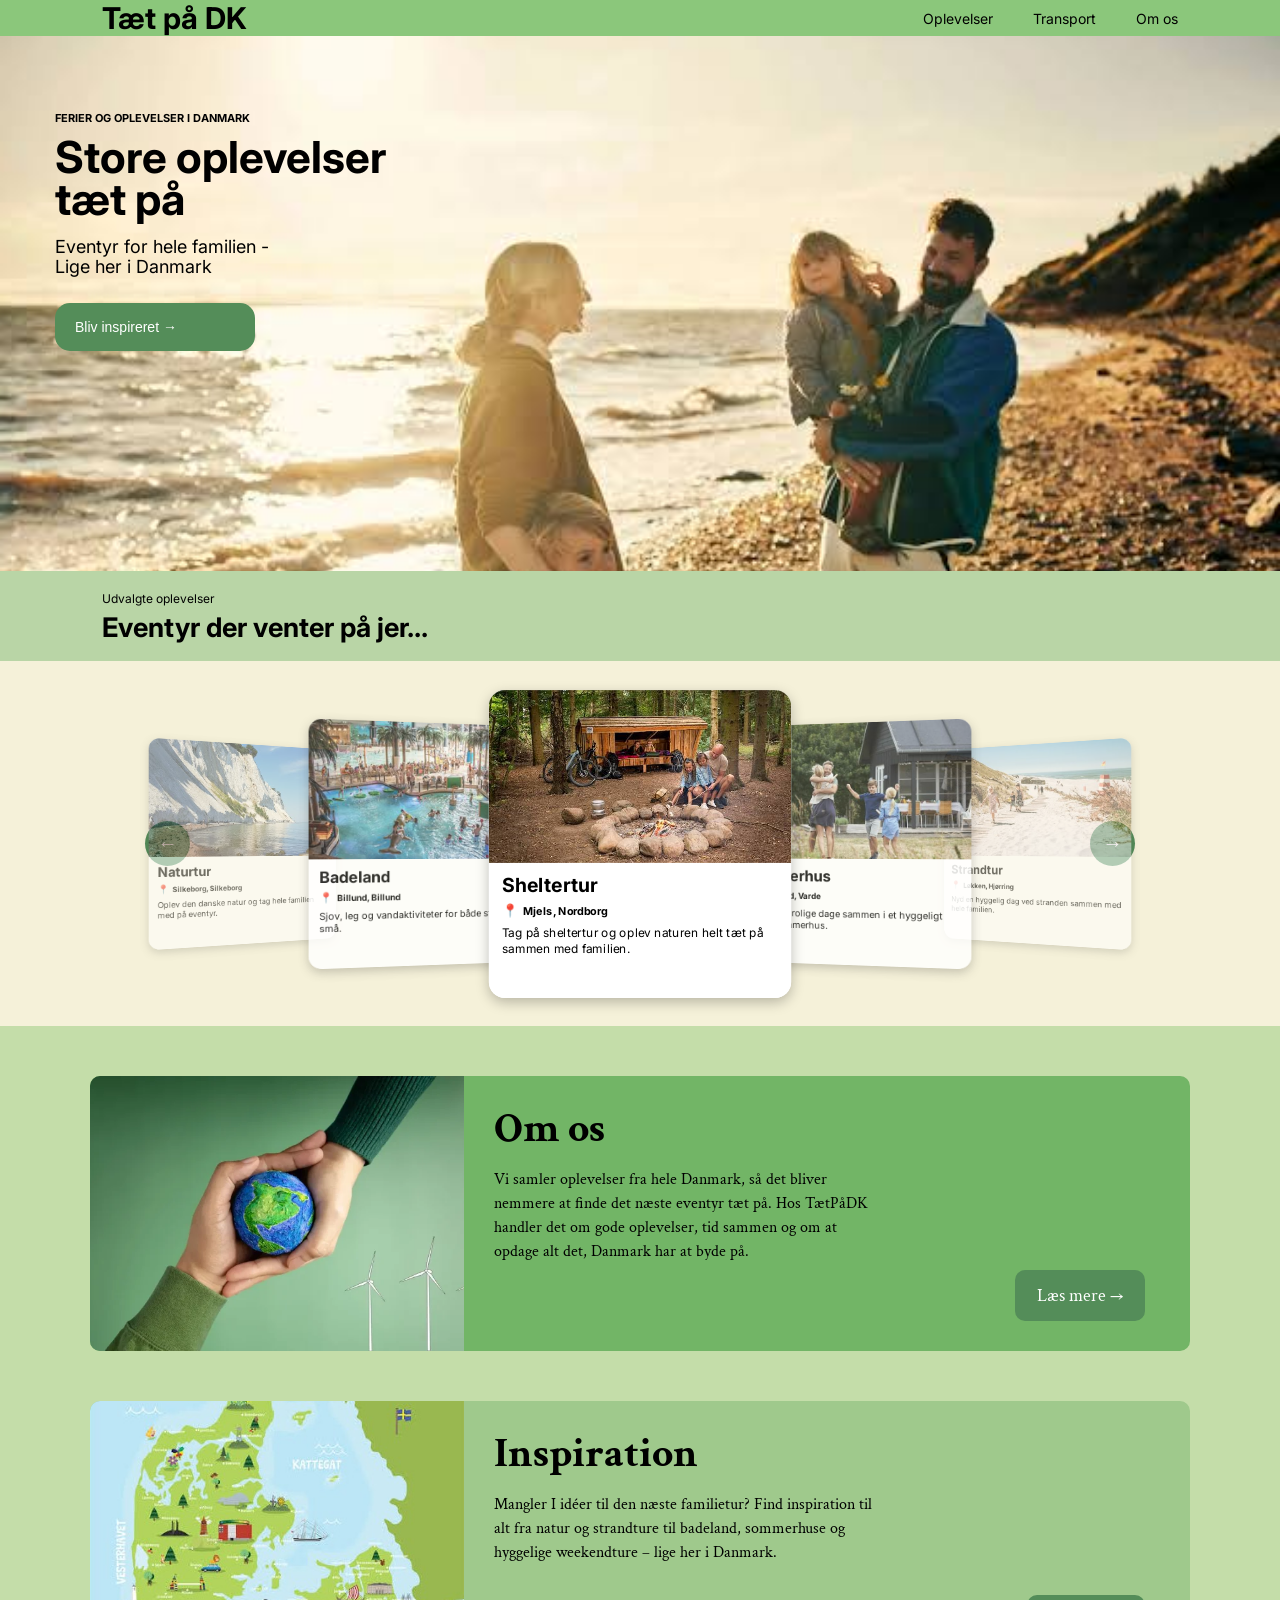
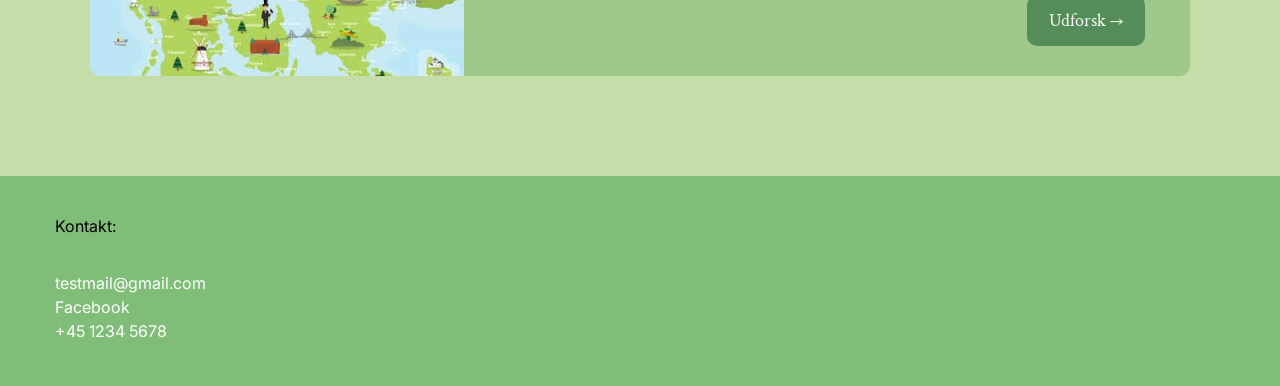
<file: index.html>
<!DOCTYPE html>
<html lang="da">
<head>
    <meta charset="UTF-8">
    <meta name="viewport" content="width=device-width, initial-scale=1.0">
    <title>Tæt på DK</title>
    <link rel="stylesheet" href="./css/landingPage.css">
</head>
<body>
    <header class="navigation">
        <h1>Tæt på DK</h1>
        <nav>
            <a href="Distination.HTML">Oplevelser</a>
            <a href="#">Transport</a>
            <a href="about.html">Om os</a>
        </nav>
    </header>
    <main>
        <section class="mainImg">
            <img src="images/heroIMG.jpg" alt="Ferie i Danmark">
            <div class="mainText">
                <p>FERIER OG OPLEVELSER I DANMARK</p>
                <h2>Store oplevelser<br>tæt på</h2>
                <h3>Eventyr for hele familien -<br>Lige her i Danmark</h3>
                <button>Bliv inspireret →</button>
            </div>
        </section>
        <section class="experiences">
            <div class="experiencesHeader">
                <p>Udvalgte oplevelser</p>
                <h2>Eventyr der venter på jer...</h2>
            </div>
            <div class="carousel">
                <button class="carouselButton" id="previous">←</button>
                <div class="cards">
                    <div class="card">
                        <img src="images/naturtur.jpg" alt="Naturtur">
                        <div class="cardText">
                            <h3>Naturtur</h3>
                            <div class="cardLocation">
                                <span>📍</span>
                                <p>Silkeborg, Silkeborg</p>
                            </div>
                            <p class="cardDescription" data-text="naturtur"></p>
                        </div>
                    </div>
                    <div class="card">
                        <img src="images/badeland.jpg" alt="Badeland">
                        <div class="cardText">
                            <h3>Badeland</h3>
                            <div class="cardLocation">
                                <span>📍</span>
                                <p>Billund, Billund</p>
                            </div>
                            <p class="cardDescription" data-text="badeland"></p>
                        </div>
                    </div>
                    <div class="card">
                        <img src="images/sheltertur.jpg" alt="Sheltertur">
                        <div class="cardText">
                            <h3>Sheltertur</h3>
                            <div class="cardLocation">
                                <span>📍</span>
                                <p>Mjels, Nordborg</p>
                            </div>
                            <p class="cardDescription" data-text="sheltertur"></p>
                        </div>
                    </div>
                    <div class="card">
                        <img src="images/sommerhus.jpg" alt="Sommerhus">
                        <div class="cardText">
                            <h3>Sommerhus</h3>
                            <div class="cardLocation">
                                <span>📍</span>
                                <p>Blåvand, Varde</p>
                            </div>
                            <p class="cardDescription" data-text="sommerhus"></p>
                        </div>
                    </div>
                    <div class="card">
                        <img src="images/strandtur.jpg" alt="Strandtur">
                        <div class="cardText">
                            <h3>Strandtur</h3>
                            <div class="cardLocation">
                                <span>📍</span>
                                <p>Løkken, Hjørring</p>
                            </div>
                            <p class="cardDescription" data-text="strandtur"></p>
                        </div>
                    </div>
                </div>
                <button class="carouselButton" id="next">→</button>
            </div>
        </section>
        <section class="information">
            <div class="about">
                <img src="images/about.jpg" alt="Om os">
                <div class="informationText">
                    <h2>Om os</h2>
                    <p data-text="about"></p>
                </div>
                <a href="about.html" class="informationButton">Læs mere →</a>
            </div>
            <div class="inspiration">
                <img src="images/inspiration.jpg" alt="Inspiration">
                <div class="informationText">
                    <h2>Inspiration</h2>
                    <p data-text="inspiration"></p>
                </div>
                <a href="distination.HTML" class="informationButton">Udforsk →</a>
            </div>
        </section>
    </main>
    <footer class="footer">
        <p>Kontakt:</p>
        <div class="contactLinks">
            <a href="mailto:testmail@gmail.com">testmail@gmail.com</a>
            <a href="https://www.facebook.com/" target="_blank">Facebook</a>
            <a href="tel:+4512345678">+45 1234 5678</a>
        </div>
    </footer>
    <script src="script.js"></script>
</body>
</html>
</file>
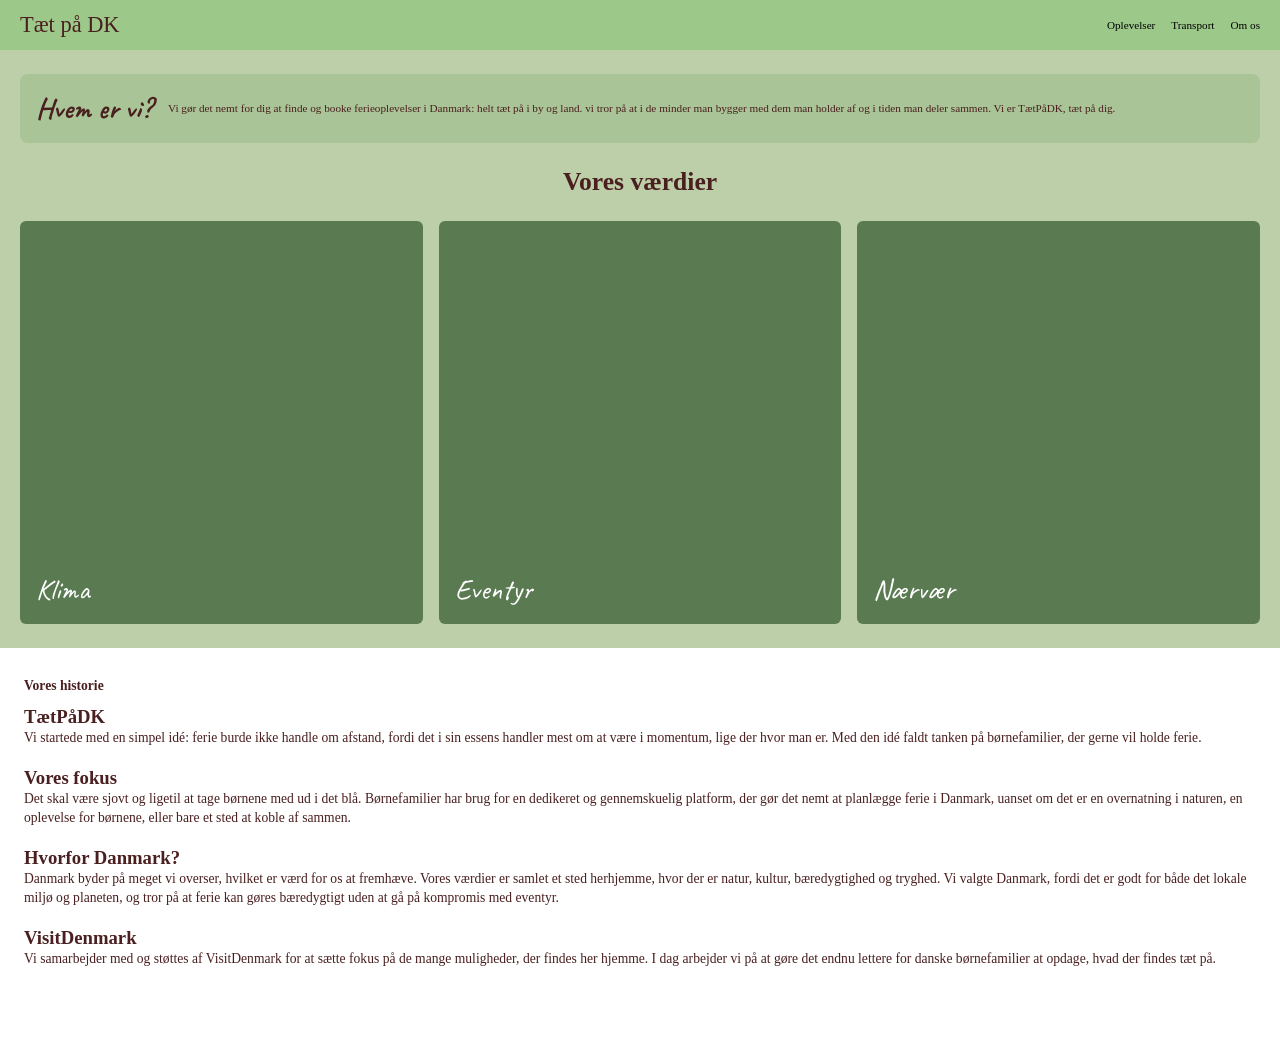
<file: about.html>
<!DOCTYPE html>
<html lang="da">
<head>
    <meta charset="UTF-8">
    <meta name="viewport" content="width=device-width, initial-scale=1.0">

    <title>Tæt på DK</title>

    <link rel="preconnect" href="https://fonts.googleapis.com">
    <link href="https://fonts.googleapis.com/css2?family=Caveat&display=swap" rel="stylesheet">

    <link rel="stylesheet" href="./css/about.css">
</head>

<body>

    <header class="navigation">
        <h1>Tæt på DK</h1>

        <nav>
            <a href="#">Oplevelser</a>
            <a href="#">Transport</a>
            <a href="#">Om os</a>
        </nav>
    </header>

    <main>

        <section class="grøn">
            <div class="hvem-boks">
                <h2>Hvem er vi?</h2>
                <p>Vi gør det nemt for dig at finde og booke ferieoplevelser i Danmark: helt tæt på i by og land. vi tror på at  i de minder man bygger med dem man holder af og i tiden man deler sammen. Vi er TætPåDK, tæt på dig.  </p>
                <img>
            </div>

            <h2 class="værdier-titel">Vores værdier</h2>

            <div class="kort-række">
                <div class="kort">
                    <h3>Klima</h3>
                </div>

                <div class="kort">
                    <h3>Eventyr</h3>
                </div>

                <div class="kort">
                    <h3>Nærvær</h3>
                </div>
            </div>
        </section>

        <section class="historie">
            <h2>Vores historie</h2>

            <h3>TætPåDK</h3>
            <p>
                Vi startede med en simpel idé: ferie burde ikke handle om afstand, fordi det i sin
                essens handler mest om at være i momentum, lige der hvor man er. Med den idé
                faldt tanken på børnefamilier, der gerne vil holde ferie.
            </p>

            <h3>Vores fokus</h3>
            <p>
                Det skal være sjovt og ligetil at tage børnene med ud i det blå. Børnefamilier har
                brug for en dedikeret og gennemskuelig platform, der gør det nemt at planlægge
                ferie i Danmark, uanset om det er en overnatning i naturen, en oplevelse for
                børnene, eller bare et sted at koble af sammen.
            </p>

            <h3>Hvorfor Danmark?</h3>
            <p>
                Danmark byder på meget vi overser, hvilket er værd for os at fremhæve. Vores
                værdier er samlet et sted herhjemme, hvor der er natur, kultur, bæredygtighed og
                tryghed. Vi valgte Danmark, fordi det er godt for både det lokale miljø og planeten,
                og tror på at ferie kan gøres bæredygtigt uden at gå på kompromis med eventyr.
            </p>

            <h3>VisitDenmark</h3>
            <p>
                Vi samarbejder med og støttes af VisitDenmark for at sætte fokus på de mange
                muligheder, der findes her hjemme. I dag arbejder vi på at gøre det endnu lettere
                for danske børnefamilier at opdage, hvad der findes tæt på.
            </p>
        </section>

    </main>

</body>
</html>
</file>
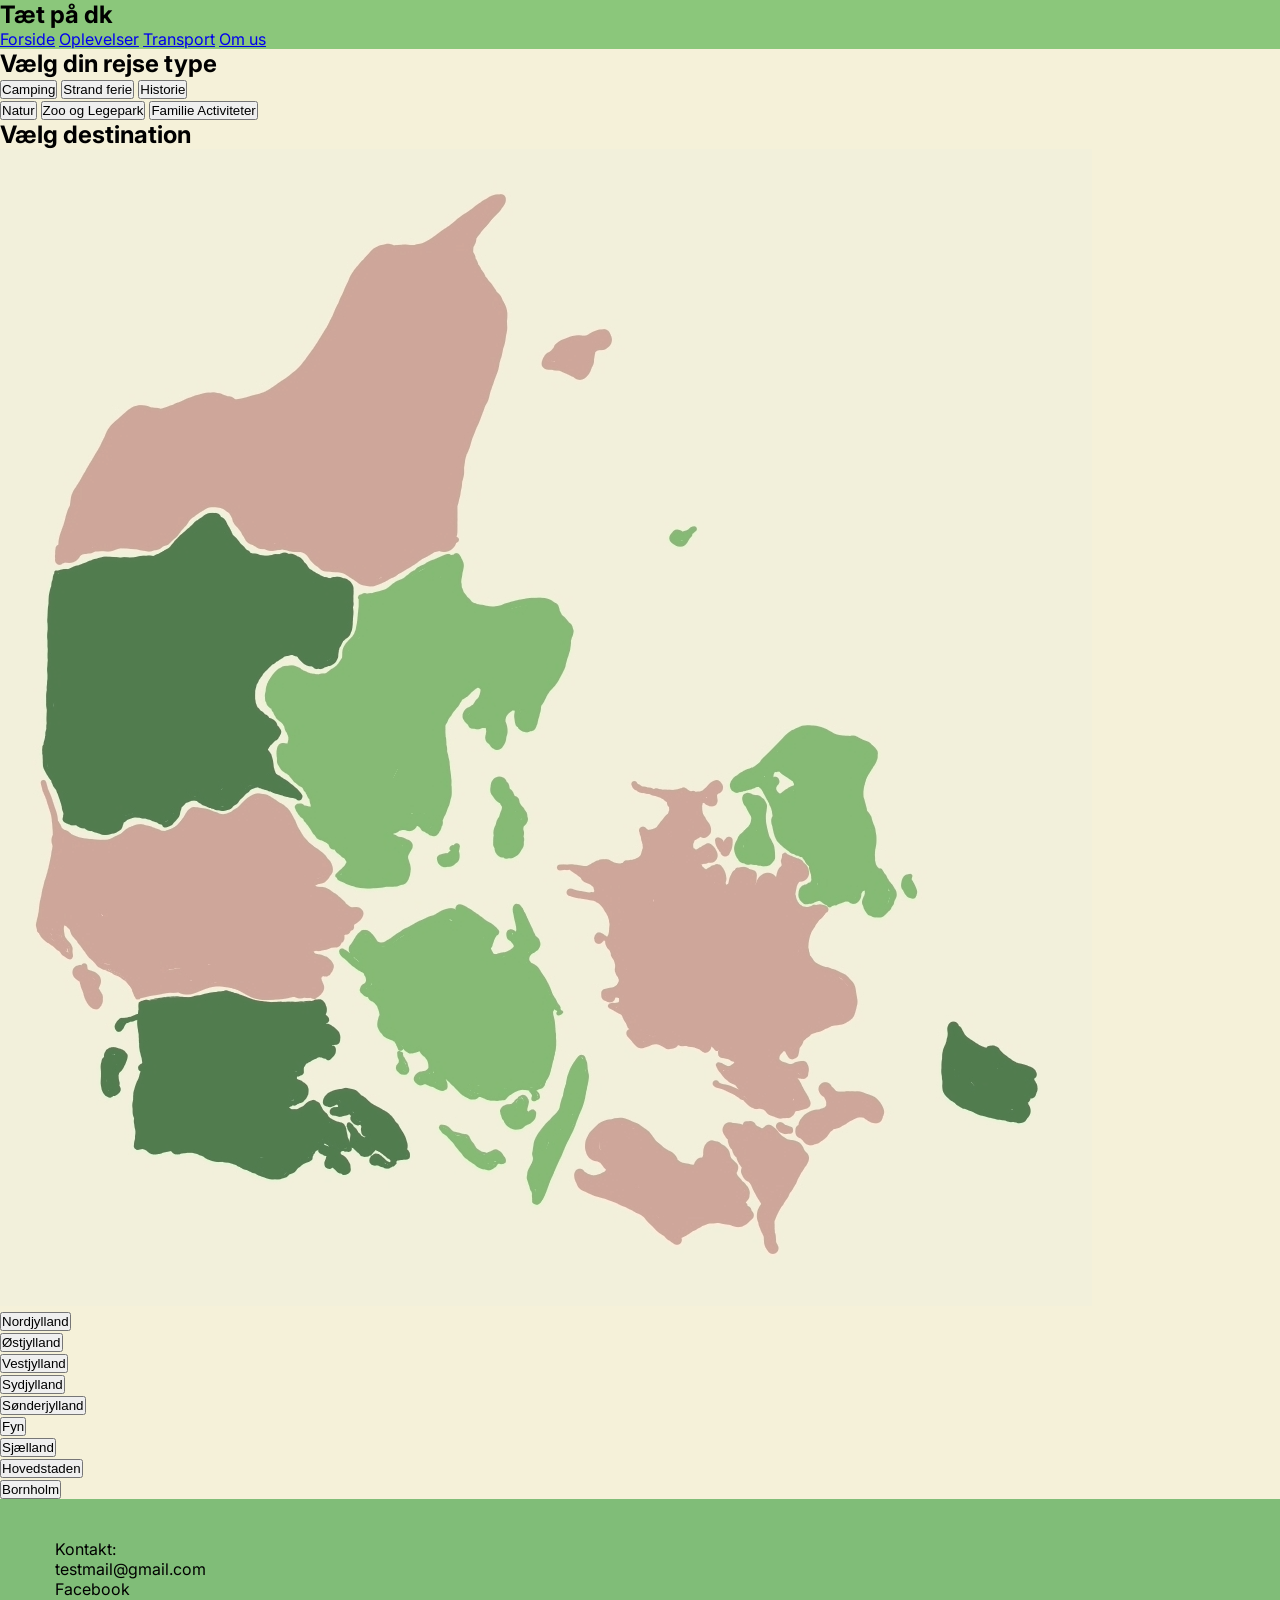
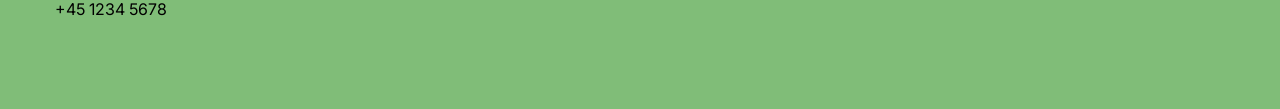
<file: Distination.HTML>
<!DOCTYPE html>
<html lang="en">
<head>
    <meta charset="UTF-8">
    <meta name="vieocwport" content="width=device-width, initial-scale=1.0">
    <title>Tæt på Dk</title>
    <link rel="stylesheet"  href="./css/destination.css">
</head>

<body>
    <nav>
    <header>
        <h1>Tæt på dk</h1>
            <a href="/code/TPDK-Anna/index.html">Forside</a>
            <a href="Distination.HTML">Oplevelser</a>
            <a href="#">Transport</a>
            <a href="#">Om us</a>
    </header>
    </nav>


     <main>
        <h2>Vælg din rejse type</h2>
     <button>Camping<a href="#"></a></button>
     <button>Strand ferie<a href="#"></a></button>
     <button>Historie<a href="#"></a></button>
     <br>
     <button>Natur<a href="#"></a></button>
     <button>Zoo og Legepark<a href="#"></a></button>
     <button>Familie Activiteter<a href="#"></a></button>
    

    <section>
        <h2>Vælg destination</h2>
    <img src="./images/Adobe Express - file.png" alt="Kortet kan ikke loude"> 
    <br>
    <button>Nordjylland<a href="#"></a></button>
    <br>
    <button>Østjylland<a href="#"></a></button>
    <br>
    <button>Vestjylland<a href="#"></a></button>
    <br>
    <button>Sydjylland<a href="#"></a></button>
    <br>
    <button>Sønderjylland<a href="#"></a></button>
    <br>
    <button>Fyn<a href="#"></a></button>
    <br>
    <button>Sjælland<a href="#"></a></button>
    <br>
    <button>Hovedstaden<a href="#"></a></button>
    <br>
    <button>Bornholm<a href="#"></a></button>
    </section>
    
    </main>

<footer class="footer">
    Kontakt:
    <br>
testmail@gmail.com
 <br>
 Facebook
 <br>
 +45 1234 5678
    </footer>
</body>
</html>
</file>
<file: css/landingPage.css>
@import url('https://fonts.googleapis.com/css2?family=Crimson+Text:wght@400;600;700&family=Inter:wght@400;500;600;700&display=swap');

* {
    box-sizing: border-box;
    margin: 0;
    padding: 0;
}

body {
    background-color: #f5f1d9;
    font-family: "Inter", sans-serif;
}

.navigation {
    padding: 0 8%;
    display: flex;
    align-items: center;
    justify-content: space-between;
    background-color: #8bc77b;
}

.navigation h1 {
    font-size: 30px;
}

.navigation nav {
    display: flex;
    gap: 40px;
}

.navigation nav a {
    color: black;
    text-decoration: none;
    font-size: 14px;
}

.mainImg {
    height: 535px;
    position: relative;
    overflow: hidden;
    background-color: #f5f1d9;
}

.mainImg img {
    width: 100%;
    height: 100%;
    object-fit: cover;
    transform: scaleX(-1);
}

.mainText {
    position: absolute;
    top: 75px;
    left: 55px;
}

.mainText p {
    margin-bottom: 12px;
    font-size: 11px;
    font-weight: bold;
}

.mainText h2 {
    margin-bottom: 16px;
    font-size: 44px;
    line-height: 0.95;
}

.mainText h3 {
    margin-bottom: 25px;
    font-size: 18px;
    font-weight: normal;
    line-height: 1.15;
}

.mainText button {
    width: 200px;
    padding: 16px 20px;
    border: none;
    border-radius: 15px;
    background-color: #548d59;
    color: white;
    text-align: left;
    font-size: 14px;
    cursor: pointer;
}

.experiences {
    min-height: 455px;
    background-color: #f5f1d9;
}

.experiencesHeader {
    height: 90px;
    padding: 20px 8%;
    background-color: #b9d5a6;
}

.experiencesHeader p {
    margin-bottom: 5px;
    font-size: 12px;
}

.experiencesHeader h2 {
    font-size: 27px;
}

.carousel {
    height: 365px;
    display: flex;
    align-items: center;
    justify-content: center;
    gap: 25px;
    overflow: hidden;
}

.cards {
    position: relative;
    width: 850px;
    height: 340px;
}

.card {
    position: absolute;
    top: 50%;
    left: 50%;
    width: 280px;
    height: 285px;
    overflow: hidden;
    border-radius: 15px;
    background-color: white;
    box-shadow: 0 4px 12px rgba(0, 0, 0, 0.25);
    transition: transform 0.4s ease, opacity 0.4s ease;
}

.card img {
    width: 100%;
    height: 160px;
    display: block;
    object-fit: cover;
}

.cardText {
    height: 125px;
    padding: 10px 12px;
    background-color: white;
}

.cardText h3 {
    margin-bottom: 5px;
    font-size: 18px;
}

.cardLocation {
    display: flex;
    align-items: center;
    gap: 5px;
    margin-bottom: 7px;
}

.cardLocation span {
    font-size: 12px;
}

.cardLocation p {
    font-size: 10px;
    font-weight: bold;
}

.cardDescription {
    font-size: 11px;
    line-height: 1.3;
}

.position1 {
    z-index: 1;
    opacity: 0.55;
    transform: translate(-190%, -50%) scale(0.7) perspective(700px) rotateY(18deg);
}

.position2 {
    z-index: 2;
    opacity: 0.8;
    transform: translate(-125%, -50%) scale(0.85) perspective(700px) rotateY(10deg);
}

.position3 {
    z-index: 3;
    opacity: 1;
    transform: translate(-50%, -50%) scale(1.08);
}

.position4 {
    z-index: 2;
    opacity: 0.8;
    transform: translate(25%, -50%) scale(0.85) perspective(700px) rotateY(-10deg);
}

.position5 {
    z-index: 1;
    opacity: 0.55;
    transform: translate(90%, -50%) scale(0.7) perspective(700px) rotateY(-18deg);
}

.carouselButton {
    width: 45px;
    height: 45px;
    flex-shrink: 0;
    border: none;
    border-radius: 50%;
    background-color: #548d59;
    color: white;
    font-size: 20px;
    cursor: pointer;
}

.information {
    padding: 50px;
    background-color: #c4dda9;
}

.about,
.inspiration {
    max-width: 1100px;
    height: 275px;
    margin: 0 auto 50px;
    border-radius: 10px;
    position: relative;
    display: flex;
    align-items: stretch;
    overflow: hidden;
    font-family: "Crimson Text", serif;
}

.about {
    background-color: #72b566;
}

.inspiration {
    background-color: #9fc98c;
}

.about img,
.inspiration img {
    width: 34%;
    height: 100%;
    object-fit: cover;
}

.informationText {
    padding: 25px 30px;
}

.informationText h2 {
    margin-bottom: 12px;
    font-size: 42px;
}

.informationText p {
    max-width: 390px;
    font-size: 16px;
    line-height: 1.5;
}

.informationButton {
    position: absolute;
    right: 45px;
    bottom: 30px;
    padding: 14px 22px;
    border-radius: 10px;
    background-color: #548d59;
    color: white;
    text-decoration: none;
    font-size: 18px;
}

.footer {
    height: 210px;
    padding: 40px 55px;
    background-color: #80bd78;
}

.footer > p {
    margin-bottom: 35px;
    font-size: 16px;
}

.contactLinks {
    display: flex;
    flex-direction: column;
}

.contactLinks a {
    width: fit-content;
    color: white;
    text-decoration: none;
    font-size: 16px;
    line-height: 1.5;
}
</file>
<file: css/about.css>
* {
    margin: 0;
    padding: 0;
    box-sizing: border-box;
}

header {
    background-color: #9cc98a;
    display: flex;
    justify-content: space-between;
    align-items: center;
    padding: 12px 20px;
}

nav {
    display: flex;
    gap: 16px;
}

nav a {
    color: black;
    text-decoration: none;
    font-size: 0.7rem;
}

header h1 {
    font-size: 1.4rem;
    font-weight: 500;
}

.grøn {
    background-color: #bccfa8;
    padding: 24px 20px;
}

.hvem-boks {
    background-color: #a9c496;
    border-radius: 8px;
    padding: 16px;
    display: flex;
    align-items: center;
    gap: 16px;
}

.hvem-boks h2 {
    font-family: "Caveat", cursive;
    font-size: 1.8rem;
}

.hvem-boks p {
    font-size: 0.7rem;
    line-height: 1.4;
}

.værdier-titel {
    text-align: center;
    font-size: 1.6rem;
    margin: 24px 0;
}

.kort-række {
    display: flex;
    gap: 16px;
}

.kort {
    background-color: #5a7a52;
    border-radius: 6px;
    flex: 1;
    padding: 16px;
    display: flex;
    align-items: flex-end;
    aspect-ratio: 1 / 1;
}

.kort h3 {
    color: white;
    font-family: "Caveat", cursive;
    font-size: 1.8rem;
    font-weight: 400;
}

.historie {
    padding: 30px 24px 60px;
}

.historie h2 {
    font-size: 0.85rem;
    margin-bottom: 12px;
    color: #4a1f1f;
}

.historie p {
    font-size: 0.85rem;
    line-height: 1.4;
    margin-bottom: 20px;
    color: #4a1f1f;
}

body {
    color: #4a1f1f;
}
</file>
<file: css/destination.css>
@import url('https://fonts.googleapis.com/css2?family=Crimson+Text:wght@400;600;700&family=Inter:wght@400;500;600;700&display=swap');

* {
    box-sizing: border-box;
    margin: 0;
    padding: 0;
}

body {
    background-color: #f5f1d9;
    font-family: "Inter", sans-serif;
}

nav {
    background-color: #8bc77b;
}

section {
    background-color: #f5f1d9;
}

.footer {
    height: 210px;
    padding: 40px 55px;
    background-color: #80bd78;
}
</file>
